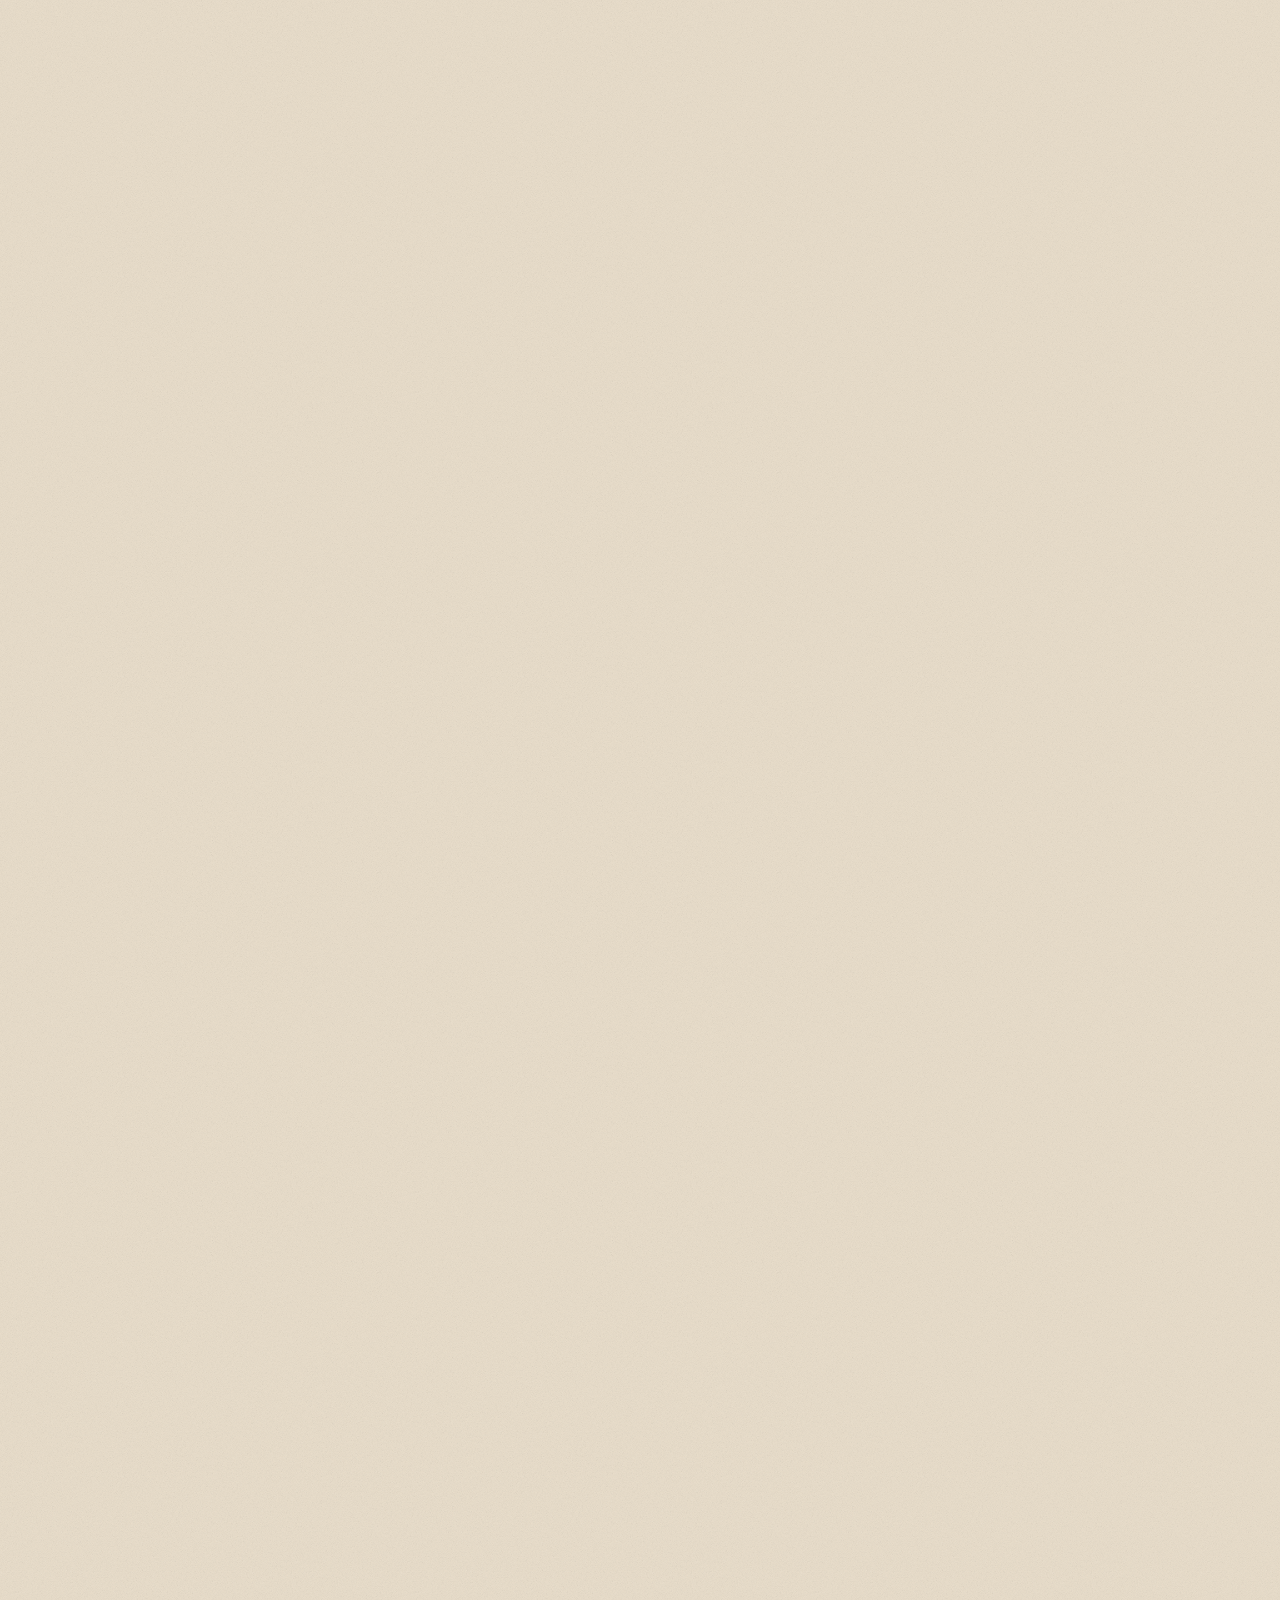
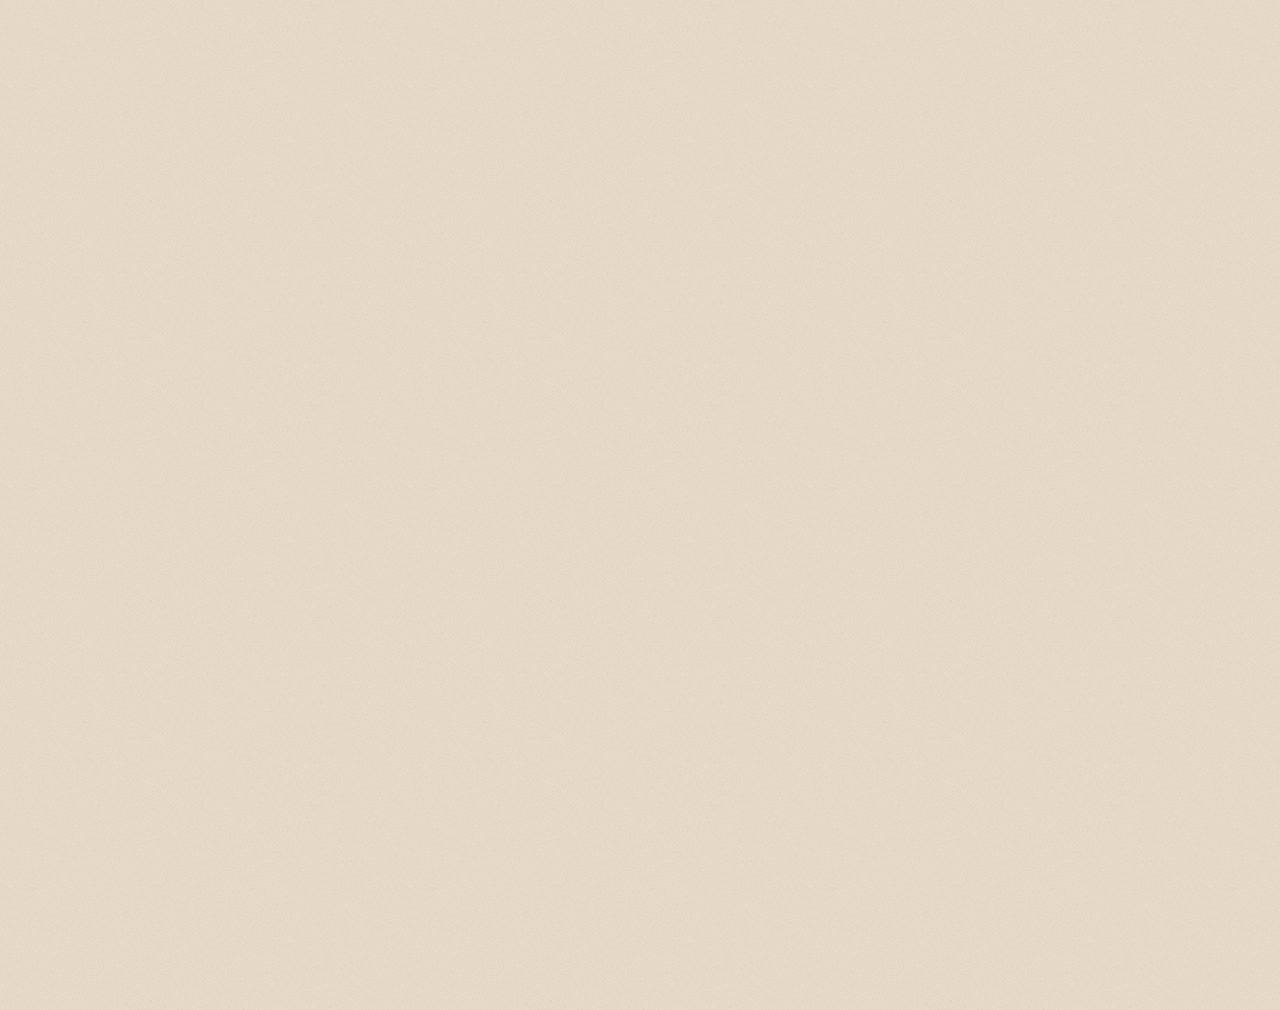
<file: index.html>
<!doctype html>
<html lang="en">
  <head>
    <meta charset="UTF-8" />
    <meta name="viewport" content="width=device-width, initial-scale=1.0" />
    <title>Tomas Aparicio | CV</title>
    <style>
      /* Light mode (original) */
      :root {
        --bg: #1a1612;
        --panel: #3d342b;
        --accent: #C4887C;
        --text: #f5e6d3;
        --muted: #c9b89a;
        --body-bg: #e8dcc8;
        --body-color: #f5e6d3;
        --h1-bg: #3d342b;
        --h1-color: #C4887C;
        --subtitle-bg: #3d342b;
        --subtitle-color: #e8dcc8;
        --section-border: rgba(196, 136, 124, 0.25);
        --section-shadow: rgba(255, 255, 255, 0.03);
        --tag-color: #1a1612;
        --button-bg-light: #e8dcc8;
        --button-text-light: #3d342b;
        --noise-opacity: 0.18;
      }

      /* Dark mode (Mordred theme) */
      body.dark-mode {
        --bg: #0d0a08;
        --panel: #1a1412;
        --accent: #c41e3a;
        --text: #e8dfd5;
        --muted: #a8998a;
        --body-bg: #0d0a08;
        --body-color: #e8dfd5;
        --h1-bg: #1a1412;
        --h1-color: #c41e3a;
        --subtitle-bg: #1a1412;
        --subtitle-color: #e8dfd5;
        --section-border: rgba(196, 30, 58, 0.25);
        --section-shadow: rgba(196, 30, 58, 0.1);
        --tag-color: #0d0a08;
        --button-bg-light: #c41e3a;
        --button-text-light: #0d0a08;
        --noise-opacity: 0.12;
      }

      * {
        box-sizing: border-box;
      }

      body {
        margin: 0;
        min-height: 100vh;
        font-family: "Courier New", monospace;
        color: var(--body-color);
        background-color: var(--body-bg);
        background-image: url("data:image/svg+xml,%3Csvg xmlns='http://www.w3.org/2000/svg' width='400' height='400'%3E%3Cfilter id='noise'%3E%3CfeTurbulence type='fractalNoise' baseFrequency='1.2' numOctaves='5' /%3E%3CfeColorMatrix type='saturate' values='0'/%3E%3C/filter%3E%3Crect width='400' height='400' fill='%23e8dcc8'/%3E%3Crect width='400' height='400' filter='url(%23noise)' opacity='0.18'/%3E%3C/svg%3E");
        transition: background-color 0.3s ease, color 0.3s ease;
        opacity: 0;
        animation: fadeIn 0.8s ease-out forwards;
      }

      @keyframes fadeIn {
        from {
          opacity: 0;
          transform: translateY(10px);
        }
        to {
          opacity: 1;
          transform: translateY(0);
        }
      }

      body.dark-mode {
        background-image: url("data:image/svg+xml,%3Csvg xmlns='http://www.w3.org/2000/svg' width='400' height='400'%3E%3Cfilter id='noise'%3E%3CfeTurbulence type='fractalNoise' baseFrequency='1.2' numOctaves='5' /%3E%3CfeColorMatrix type='saturate' values='0'/%3E%3C/filter%3E%3Crect width='400' height='400' fill='%230d0a08'/%3E%3Crect width='400' height='400' filter='url(%23noise)' opacity='0.12'/%3E%3C/svg%3E");
      }

      .container {
        max-width: 900px;
        margin: auto;
        padding: 60px 24px;
      }

      /* Theme toggle and PDF button container */
      .controls {
        position: fixed;
        top: 20px;
        right: 20px;
        display: flex;
        gap: 15px;
        z-index: 1000;
      }

      .theme-toggle, .pdf-download {
        background: var(--button-bg-light);
        border: 2px solid var(--accent);
        color: var(--button-text-light);
        padding: 10px 18px;
        font-family: "Courier New", monospace;
        font-size: 0.95rem;
        font-weight: 700;
        cursor: pointer;
        box-shadow: 3px 3px 0px rgba(0, 0, 0, 0.5);
        transition: transform 0.3s cubic-bezier(0.34, 1.56, 0.64, 1),
                    box-shadow 0.2s ease,
                    background 0.3s ease,
                    color 0.3s ease,
                    border-color 0.3s ease;
        letter-spacing: 1.5px;
        text-decoration: none;
        display: inline-block;
        text-transform: uppercase;
        position: relative;
        will-change: transform;
        overflow: hidden;
      }

      /* Efecto de cinta adhesiva (tape) */
      .theme-toggle::before, .pdf-download::before {
        content: '';
        position: absolute;
        top: -5px;
        right: -5px;
        width: 40px;
        height: 40px;
        background: repeating-linear-gradient(
          45deg,
          rgba(255, 255, 255, 0.1),
          rgba(255, 255, 255, 0.1) 2px,
          transparent 2px,
          transparent 4px
        );
        opacity: 0.5;
        pointer-events: none;
      }

      .theme-toggle::after, .pdf-download::after {
        content: '';
        position: absolute;
        bottom: -5px;
        left: -5px;
        width: 40px;
        height: 40px;
        background: repeating-linear-gradient(
          -45deg,
          rgba(255, 255, 255, 0.1),
          rgba(255, 255, 255, 0.1) 2px,
          transparent 2px,
          transparent 4px
        );
        opacity: 0.5;
        pointer-events: none;
      }

      .theme-toggle {
        transform: rotate(-2deg);
      }

      .pdf-download {
        transform: rotate(1.5deg);
      }

      .theme-toggle:hover, .pdf-download:hover {
        transform: rotate(0deg) translateY(-4px);
        box-shadow: 6px 6px 0px rgba(0, 0, 0, 0.6);
        background: var(--accent);
        color: var(--tag-color);
      }

      .theme-toggle:active, .pdf-download:active {
        transform: rotate(0deg) translateY(1px);
        box-shadow: 2px 2px 0px rgba(0, 0, 0, 0.5);
      }

      header {
        text-align: center;
        margin-bottom: 60px;
      }

      h1 {
        font-family: "Courier New", monospace;
        font-size: 3.5rem;
        font-weight: 700;
        letter-spacing: 3px;
        margin-bottom: 15px;
        position: relative;
        display: inline-block;
        background: var(--h1-bg);
        color: var(--h1-color);
        padding: 15px 25px;
        box-shadow: 3px 3px 8px rgba(0, 0, 0, 0.4);
        transform: rotate(-1deg);
        border: 1px solid rgba(0, 0, 0, 0.1);
        transition: transform 0.4s cubic-bezier(0.34, 1.56, 0.64, 1), 
                    box-shadow 0.3s ease,
                    color 0.3s ease,
                    background 0.3s ease;
      }

      h1:hover {
        transform: rotate(0deg) translateY(-3px);
        box-shadow: 5px 5px 15px rgba(0, 0, 0, 0.5);
      }

      .subtitle {
        color: var(--subtitle-color);
        font-size: 1.3rem;
        font-weight: 600;
        background: var(--subtitle-bg);
        padding: 8px 18px;
        display: inline-block;
        box-shadow: 2px 2px 6px rgba(0, 0, 0, 0.3);
        transform: rotate(0.5deg);
        font-family: "Courier New", monospace;
        letter-spacing: 1px;
        margin-top: 10px;
        transition: transform 0.4s cubic-bezier(0.34, 1.56, 0.64, 1), 
                    box-shadow 0.3s ease,
                    color 0.3s ease,
                    background 0.3s ease;
      }

      .subtitle:hover {
        transform: rotate(0deg) translateY(-2px);
        box-shadow: 3px 3px 10px rgba(0, 0, 0, 0.4);
      }

      section {
        background: var(--panel);
        border-radius: 14px;
        padding: 28px 30px;
        margin-bottom: 30px;
        box-shadow: 0 0 0 1px var(--section-shadow);
        position: relative;
        border: 1px solid var(--section-border);
        transition: transform 0.3s cubic-bezier(0.34, 1.56, 0.64, 1),
                    box-shadow 0.3s ease,
                    border-color 0.3s ease,
                    background 0.3s ease,
                    opacity 0.5s ease;
        will-change: transform;
        opacity: 0;
        animation: fadeInSection 0.6s ease-out forwards;
      }

      @keyframes fadeInSection {
        from {
          opacity: 0;
          transform: translateY(20px);
        }
        to {
          opacity: 1;
          transform: translateY(0);
        }
      }

      section:nth-of-type(1) { animation-delay: 0.1s; }
      section:nth-of-type(2) { animation-delay: 0.2s; }
      section:nth-of-type(3) { animation-delay: 0.3s; }
      section:nth-of-type(4) { animation-delay: 0.4s; }
      section:nth-of-type(5) { animation-delay: 0.5s; }
      section:nth-of-type(6) { animation-delay: 0.6s; }

      section:hover {
        transform: translateY(-4px);
        box-shadow: 0 6px 20px rgba(0, 0, 0, 0.15);
        border-color: var(--accent);
      }

      section::before {
        content: "";
        position: absolute;
        top: 0;
        left: 0;
        width: 100%;
        height: 100%;
        background: linear-gradient(to right, var(--accent) 1px, transparent 1px) 0 0, linear-gradient(to bottom, var(--accent) 1px, transparent 1px) 0 0;
        background-size: 16px 16px;
        opacity: 0.08;
        border-radius: 14px;
        pointer-events: none;
      }

      h2 {
        font-family: "Courier New", monospace;
        font-size: 1.9rem;
        font-weight: 700;
        margin-top: 0;
        margin-bottom: 18px;
        color: var(--text);
        position: relative;
        padding-bottom: 8px;
        border-bottom: 3px solid var(--text);
        text-transform: uppercase;
        letter-spacing: 2px;
        transition: letter-spacing 0.3s cubic-bezier(0.34, 1.56, 0.64, 1),
                    color 0.3s ease,
                    border-color 0.3s ease;
      }

      h2:hover {
        letter-spacing: 3px;
        color: var(--accent);
        border-color: var(--accent);
      }

      p {
        margin: 0 0 12px;
        font-weight: 600;
        font-size: 1.05rem;
        line-height: 1.6;
      }

      strong {
        color: var(--accent);
        font-weight: 700;
      }

      ul {
        padding-left: 18px;
        font-weight: 600;
        font-size: 1.05rem;
      }

      li {
        margin-bottom: 8px;
        position: relative;
        transition: transform 0.2s ease, padding-left 0.2s ease;
        line-height: 1.6;
      }

      li:hover {
        transform: translateX(4px);
        padding-left: 4px;
      }

      li::marker {
        content: "▸ ";
        color: var(--accent);
      }

      .contact {
        text-align: center;
        font-size: 1.05rem;
        font-weight: 600;
        letter-spacing: 1px;
        line-height: 2.2;
      }
      
      .contact-item {
        display: inline-block;
        margin: 8px 12px;
        white-space: nowrap;
      }

      .contact-label {
        display: inline;
      }

      /* Iconos minimalistas */
      .contact-item::before {
        content: '';
        display: inline-block;
        width: 16px;
        height: 16px;
        margin-right: 6px;
        vertical-align: middle;
        background-size: contain;
        background-repeat: no-repeat;
        opacity: 0.8;
      }

      .contact-item:nth-of-type(1)::before {
        background-image: url("data:image/svg+xml,%3Csvg xmlns='http://www.w3.org/2000/svg' viewBox='0 0 24 24' fill='none' stroke='%23C4887C' stroke-width='2'%3E%3Cpath d='M4 4h16c1.1 0 2 .9 2 2v12c0 1.1-.9 2-2 2H4c-1.1 0-2-.9-2-2V6c0-1.1.9-2 2-2z'/%3E%3Cpolyline points='22,6 12,13 2,6'/%3E%3C/svg%3E");
      }

      body.dark-mode .contact-item:nth-of-type(1)::before {
        background-image: url("data:image/svg+xml,%3Csvg xmlns='http://www.w3.org/2000/svg' viewBox='0 0 24 24' fill='none' stroke='%23c41e3a' stroke-width='2'%3E%3Cpath d='M4 4h16c1.1 0 2 .9 2 2v12c0 1.1-.9 2-2 2H4c-1.1 0-2-.9-2-2V6c0-1.1.9-2 2-2z'/%3E%3Cpolyline points='22,6 12,13 2,6'/%3E%3C/svg%3E");
      }

      .contact-item:nth-of-type(2)::before {
        background-image: url("data:image/svg+xml,%3Csvg xmlns='http://www.w3.org/2000/svg' viewBox='0 0 24 24' fill='none' stroke='%23C4887C' stroke-width='2'%3E%3Cpath d='M22 16.92v3a2 2 0 0 1-2.18 2 19.79 19.79 0 0 1-8.63-3.07 19.5 19.5 0 0 1-6-6 19.79 19.79 0 0 1-3.07-8.67A2 2 0 0 1 4.11 2h3a2 2 0 0 1 2 1.72 12.84 12.84 0 0 0 .7 2.81 2 2 0 0 1-.45 2.11L8.09 9.91a16 16 0 0 0 6 6l1.27-1.27a2 2 0 0 1 2.11-.45 12.84 12.84 0 0 0 2.81.7A2 2 0 0 1 22 16.92z'/%3E%3C/svg%3E");
      }

      body.dark-mode .contact-item:nth-of-type(2)::before {
        background-image: url("data:image/svg+xml,%3Csvg xmlns='http://www.w3.org/2000/svg' viewBox='0 0 24 24' fill='none' stroke='%23c41e3a' stroke-width='2'%3E%3Cpath d='M22 16.92v3a2 2 0 0 1-2.18 2 19.79 19.79 0 0 1-8.63-3.07 19.5 19.5 0 0 1-6-6 19.79 19.79 0 0 1-3.07-8.67A2 2 0 0 1 4.11 2h3a2 2 0 0 1 2 1.72 12.84 12.84 0 0 0 .7 2.81 2 2 0 0 1-.45 2.11L8.09 9.91a16 16 0 0 0 6 6l1.27-1.27a2 2 0 0 1 2.11-.45 12.84 12.84 0 0 0 2.81.7A2 2 0 0 1 22 16.92z'/%3E%3C/svg%3E");
      }

      .contact-item:nth-of-type(3)::before {
        background-image: url("data:image/svg+xml,%3Csvg xmlns='http://www.w3.org/2000/svg' viewBox='0 0 24 24' fill='none' stroke='%23C4887C' stroke-width='2'%3E%3Cpath d='M16 8a6 6 0 0 1 6 6v7h-4v-7a2 2 0 0 0-2-2 2 2 0 0 0-2 2v7h-4v-7a6 6 0 0 1 6-6z'/%3E%3Crect x='2' y='9' width='4' height='12'/%3E%3Ccircle cx='4' cy='4' r='2'/%3E%3C/svg%3E");
      }

      body.dark-mode .contact-item:nth-of-type(3)::before {
        background-image: url("data:image/svg+xml,%3Csvg xmlns='http://www.w3.org/2000/svg' viewBox='0 0 24 24' fill='none' stroke='%23c41e3a' stroke-width='2'%3E%3Cpath d='M16 8a6 6 0 0 1 6 6v7h-4v-7a2 2 0 0 0-2-2 2 2 0 0 0-2 2v7h-4v-7a6 6 0 0 1 6-6z'/%3E%3Crect x='2' y='9' width='4' height='12'/%3E%3Ccircle cx='4' cy='4' r='2'/%3E%3C/svg%3E");
      }

      .contact-item:nth-of-type(4)::before {
        background-image: url("data:image/svg+xml,%3Csvg xmlns='http://www.w3.org/2000/svg' viewBox='0 0 24 24' fill='none' stroke='%23C4887C' stroke-width='2'%3E%3Cpath d='M9 19c-5 1.5-5-2.5-7-3m14 6v-3.87a3.37 3.37 0 0 0-.94-2.61c3.14-.35 6.44-1.54 6.44-7A5.44 5.44 0 0 0 20 4.77 5.07 5.07 0 0 0 19.91 1S18.73.65 16 2.48a13.38 13.38 0 0 0-7 0C6.27.65 5.09 1 5.09 1A5.07 5.07 0 0 0 5 4.77a5.44 5.44 0 0 0-1.5 3.78c0 5.42 3.3 6.61 6.44 7A3.37 3.37 0 0 0 9 18.13V22'/%3E%3C/svg%3E");
      }

      body.dark-mode .contact-item:nth-of-type(4)::before {
        background-image: url("data:image/svg+xml,%3Csvg xmlns='http://www.w3.org/2000/svg' viewBox='0 0 24 24' fill='none' stroke='%23c41e3a' stroke-width='2'%3E%3Cpath d='M9 19c-5 1.5-5-2.5-7-3m14 6v-3.87a3.37 3.37 0 0 0-.94-2.61c3.14-.35 6.44-1.54 6.44-7A5.44 5.44 0 0 0 20 4.77 5.07 5.07 0 0 0 19.91 1S18.73.65 16 2.48a13.38 13.38 0 0 0-7 0C6.27.65 5.09 1 5.09 1A5.07 5.07 0 0 0 5 4.77a5.44 5.44 0 0 0-1.5 3.78c0 5.42 3.3 6.61 6.44 7A3.37 3.37 0 0 0 9 18.13V22'/%3E%3C/svg%3E");
      }

      .contact a {
        color: var(--accent);
        text-decoration: none;
        transition: color 0.3s ease, transform 0.2s ease;
        display: inline-block;
      }

      .contact a:hover {
        text-decoration: underline;
        transform: translateY(-1px);
      }

      a {
        color: var(--accent);
        text-decoration: none;
        transition: color 0.3s ease, transform 0.2s ease;
        display: inline-block;
      }

      a:hover {
        color: var(--accent);
        text-decoration: underline;
        transform: translateY(-1px);
      }

      .taglist {
        display: flex;
        flex-wrap: wrap;
        gap: 10px;
        margin-top: 10px;
        margin-bottom: 15px;
      }

      .tag {
        background: var(--accent);
        color: var(--tag-color);
        padding: 8px 14px;
        font-size: 1rem;
        font-weight: 600;
        box-shadow: 2px 2px 4px rgba(0, 0, 0, 0.3);
        font-family: "Courier New", monospace;
        letter-spacing: 0.5px;
        transition: transform 0.3s cubic-bezier(0.34, 1.56, 0.64, 1),
                    box-shadow 0.2s ease,
                    background 0.3s ease,
                    color 0.3s ease;
        will-change: transform;
      }

      .tag:nth-child(odd) { transform: rotate(-1deg); }
      .tag:nth-child(even) { transform: rotate(1deg); }

      .tag:hover {
        transform: rotate(0deg) scale(1.08) translateY(-3px);
        box-shadow: 4px 4px 12px rgba(0, 0, 0, 0.4);
      }

      @media print {
        .controls {
          display: none;
        }
      }

      @media (max-width: 768px) {
        .contact-item {
          display: block;
          margin: 10px 0;
        }
        
        .controls {
          top: 10px;
          right: 10px;
          left: 10px;
          flex-direction: row;
          justify-content: space-between;
          gap: 10px;
        }
        
        .theme-toggle, .pdf-download {
          padding: 12px 16px;
          font-size: 0.85rem;
          flex: 1;
          text-align: center;
          letter-spacing: 1px;
        }
      }

      @media (max-width: 483px) {
        .contact-item {
          display: flex;
          flex-direction: column;
          align-items: center;
          text-align: center;
          gap: 2px;
          margin: 15px 0;
          white-space: normal;
        }
        
        .contact-label {
          display: block;
          font-weight: 700;
          margin-bottom: 2px;
        }
        
        .contact-item::before {
          margin-right: 0;
          margin-bottom: 6px;
        }
      }

      @media (max-width: 600px) {
        h1 {
          font-size: 2.2rem;
        }
        
        .container {
          padding: 40px 16px;
        }
      }
    </style>
  </head>
  <body>
    <div class="controls">
      <button class="theme-toggle" onclick="toggleTheme()">DARK MODE</button>
      <button class="pdf-download" onclick="downloadPDF()">DOWNLOAD PDF</button>
    </div>

    <div class="container">
      <header>
        <h1>Tomas Aparicio</h1>
        <div class="subtitle">
          Systems Engineering Student — Córdoba, Argentina
        </div>
      </header>

      <section>
        <h2>Summary</h2>
        <p>
          I am an <strong>advanced Engineering student</strong>. My academic background helps me
          adapt quickly to <strong>new technologies</strong>, work environments, and challenges.
        </p>
        <p>
          I enjoy <strong>solving problems</strong>, improving systems, and learning new things.
          Through personal projects, I've been exploring different areas of
          <strong>software development</strong> to expand my knowledge and build practical
          skills.
        </p>
        <p>
          I am currently looking for <strong>job opportunities</strong> where I can continue
          learning and growing as a professional.
        </p>
      </section>

      <section>
        <h2>Contact</h2>
        <div class="contact">
          <span class="contact-item"><span class="contact-label">Email:</span> <a href="mailto:tomasmgoyenecheap@gmail.com">tomasmgoyenecheap@gmail.com</a></span>
          <span class="contact-item"><span class="contact-label">Phone:</span> +54 351 3789114</span>
          <span class="contact-item"><span class="contact-label">LinkedIn:</span> <a href="https://www.linkedin.com/in/tomas-aparicio/" target="_blank">tomas-aparicio</a></span>
          <span class="contact-item"><span class="contact-label">GitHub:</span> <a href="https://github.com/Tomilomi" target="_blank">Tomilomi</a></span>
        </div>
      </section>

      <section>
        <h2>Toolset</h2>

        <p><strong>Programming Languages</strong></p>
        <div class="taglist">
          <span class="tag">JavaScript</span>
          <span class="tag">Java</span>
          <span class="tag">C# (learning)</span>
        </div>

        <p><strong>Databases</strong></p>
        <div class="taglist">
          <span class="tag">PostgreSQL</span>
          <span class="tag">SQLite</span>
          <span class="tag">SQL Server</span>
          <span class="tag">Redis</span>
        </div>

        <p><strong>Stacks & Technologies</strong></p>
        <div class="taglist">
          <span class="tag">Spring</span>
          <span class="tag">Maven</span>
          <span class="tag">Node.js</span>
          <span class="tag">Express</span>
          <span class="tag">Sequelize</span>
          <span class="tag">React</span>
          <span class="tag">HTML</span>
          <span class="tag">CSS</span>
          <span class="tag">Bootstrap</span>
          <span class="tag">Tailwind</span>
        </div>

        <p><strong>Other Skills</strong></p>
        <div class="taglist">
          <span class="tag">Linux</span>
          <span class="tag">Git</span>
          <span class="tag">GitHub</span>
          <span class="tag">GitLab</span>
          <span class="tag">Docker</span>
          <span class="tag">Bash</span>
          <span class="tag">Assembly</span>
        </div>
      </section>

      <section>
        <h2>Projects</h2>

        <p><strong>Real Time Chat</strong></p>
        <ul>
          <li>Full-stack real-time chat application with retro UI.</li>
          <li>
            Backend: Node.js, Express, Sequelize, SQL Server, JWT auth, Multer.
          </li>
          <li>Frontend: React, Axios, TailwindCSS, NES.css.</li>
          <li>
            Architecture: services, repositories, models, routes, middlewares.
          </li>
        </ul>
        <p>
          <a href="https://github.com/Tomilomi/chat-backend">Backend Repo</a> |
          <a href="https://github.com/Tomilomi/chat-react-front">Frontend Repo</a>
        </p>

        <br />

        <p><strong>Daily Cats</strong></p>
        <ul>
          <li>Displays a new cat GIF every day.</li>
          <li>Node.js, Express, CORS.</li>
          <li>Focused on full-stack integration and fun UX.</li>
        </ul>
        <p><a href="https://github.com/Tomilomi/daily-cat">Repository</a></p>
      </section>

      <section>
        <h2>Education</h2>
        <p>National Technological University (UTN)</p>
        <p>Systems Engineering — 4th Year</p>
      </section>

      <section>
        <h2>Languages</h2>
        <ul>
          <li>Spanish — Native</li>
          <li>English — Intermediate</li>
        </ul>
      </section>
    </div>

    <script>
      // Theme toggle functionality
      function toggleTheme() {
        const body = document.body;
        const button = document.querySelector('.theme-toggle');
        
        body.classList.toggle('dark-mode');
        
        if (body.classList.contains('dark-mode')) {
          button.textContent = 'LIGHT MODE';
          localStorage.setItem('theme', 'dark');
        } else {
          button.textContent = 'DARK MODE';
          localStorage.setItem('theme', 'light');
        }
      }

      // Load saved theme preference
      document.addEventListener('DOMContentLoaded', () => {
        const savedTheme = localStorage.getItem('theme');
        const button = document.querySelector('.theme-toggle');
        
        if (savedTheme === 'dark') {
          document.body.classList.add('dark-mode');
          button.textContent = 'LIGHT MODE';
        }
      });

      // PDF download functionality
      function downloadPDF() {
        // Hide controls before printing
        const controls = document.querySelector('.controls');
        const originalDisplay = controls.style.display;
        controls.style.display = 'none';
        
        // Trigger print dialog
        window.print();
        
        // Restore controls after print dialog closes
        setTimeout(() => {
          controls.style.display = originalDisplay;
        }, 100);
      }
    </script>
  </body>
</html>
</file>
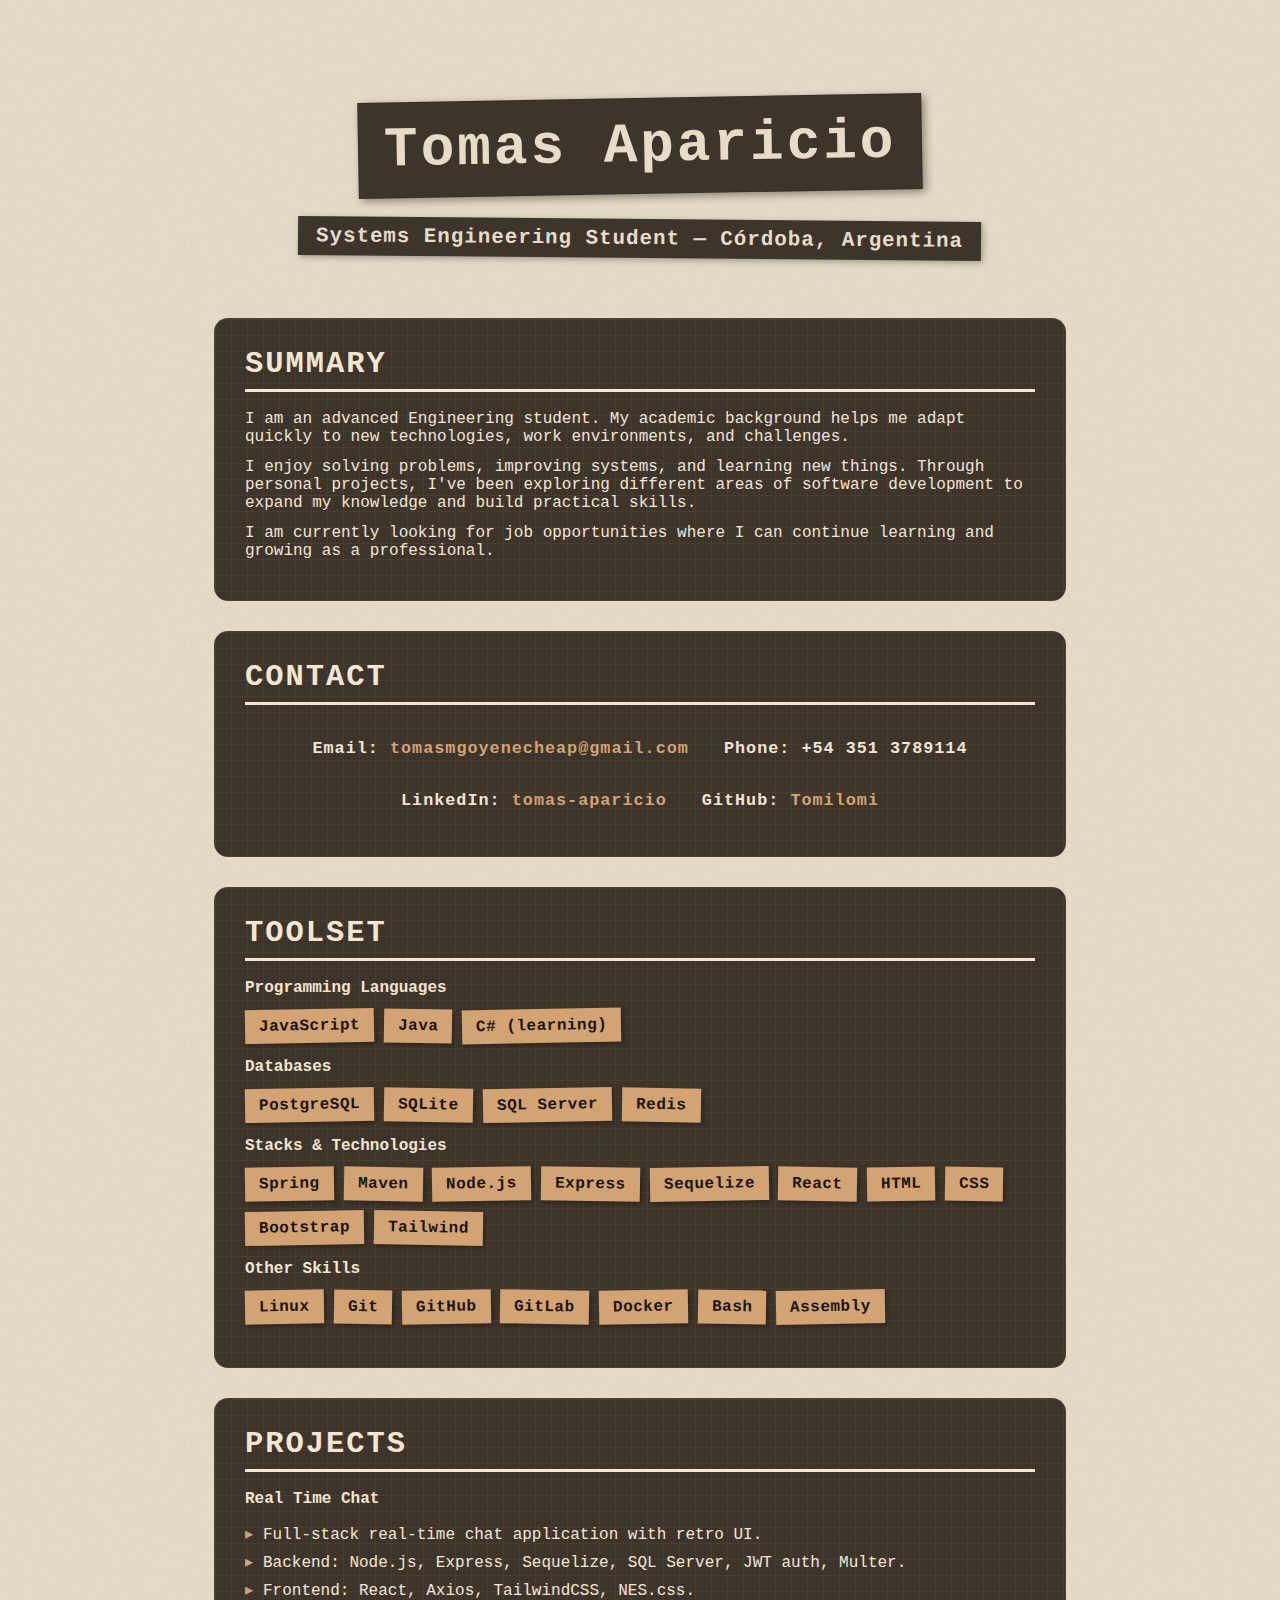
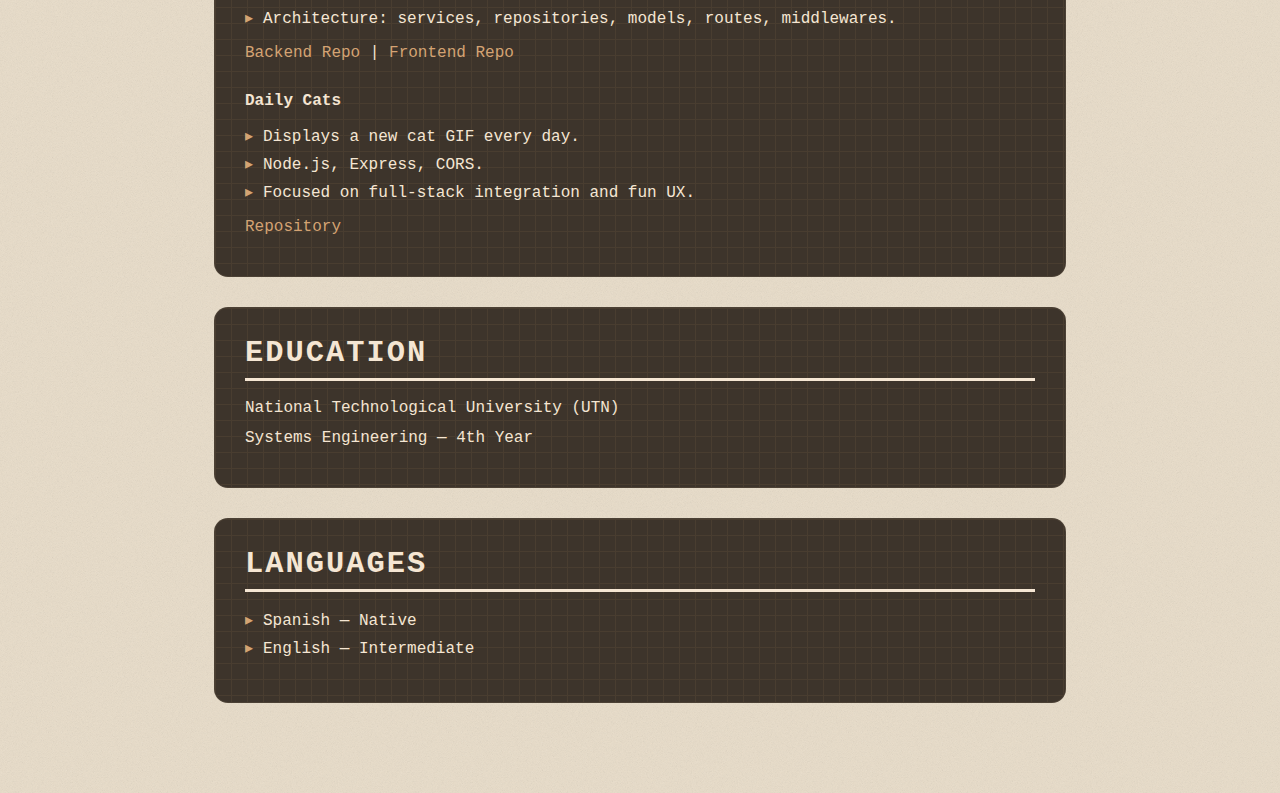
<file: cv.html>
<!doctype html>
<html lang="en">
  <head>
    <meta charset="UTF-8" />
    <meta name="viewport" content="width=device-width, initial-scale=1.0" />
    <title>Tomas Aparicio | CV</title>
    <style>
      :root {
        --bg: #1a1612;
        --panel: #3d342b;
        --accent: #d4a373;
        --text: #f5e6d3;
        --muted: #c9b89a;
      }

      * {
        box-sizing: border-box;
      }

      body {
        margin: 0;
        min-height: 100vh;
        font-family: "Courier New", monospace;
        color: #f5e6d3;
        background-color: #e8dcc8;
        background-image: url("data:image/svg+xml,%3Csvg xmlns='http://www.w3.org/2000/svg' width='400' height='400'%3E%3Cfilter id='noise'%3E%3CfeTurbulence type='fractalNoise' baseFrequency='1.2' numOctaves='5' /%3E%3CfeColorMatrix type='saturate' values='0'/%3E%3C/filter%3E%3Crect width='400' height='400' fill='%23e8dcc8'/%3E%3Crect width='400' height='400' filter='url(%23noise)' opacity='0.18'/%3E%3C/svg%3E");
      }

      .container {
        max-width: 900px;
        margin: auto;
        padding: 60px 24px;
      }

      header {
        text-align: center;
        margin-bottom: 60px;
      }

      h1 {
        font-family: "Courier New", monospace;
        font-size: 3.5rem;
        font-weight: 700;
        letter-spacing: 3px;
        margin-bottom: 15px;
        position: relative;
        display: inline-block;
        background: #3d342b;
        color: #e8dcc8;
        padding: 15px 25px;
        box-shadow: 3px 3px 8px rgba(0, 0, 0, 0.4);
        transform: rotate(-1deg);
        border: 1px solid rgba(0, 0, 0, 0.1);
      }

      .subtitle {
        color: #e8dcc8;
        font-size: 1.3rem;
        font-weight: 600;
        background: #3d342b;
        padding: 8px 18px;
        display: inline-block;
        box-shadow: 2px 2px 6px rgba(0, 0, 0, 0.3);
        transform: rotate(0.5deg);
        font-family: "Courier New", monospace;
        letter-spacing: 1px;
        margin-top: 10px;
      }

      section {
        background: var(--panel);
        border-radius: 14px;
        padding: 28px 30px;
        margin-bottom: 30px;
        box-shadow: 0 0 0 1px rgba(255, 255, 255, 0.03);
        position: relative;
        border: 1px solid rgba(213, 184, 147, 0.1);
      }

      section::before {
        content: "";
        position: absolute;
        top: 0;
        left: 0;
        width: 100%;
        height: 100%;
        background: linear-gradient(to right, var(--accent) 1px, transparent 1px) 0 0, linear-gradient(to bottom, var(--accent) 1px, transparent 1px) 0 0;
        background-size: 16px 16px;
        opacity: 0.08;
        border-radius: 14px;
        pointer-events: none;
      }

      h2 {
        font-family: "Courier New", monospace;
        font-size: 1.9rem;
        font-weight: 700;
        margin-top: 0;
        margin-bottom: 18px;
        color: var(--text);
        position: relative;
        padding-bottom: 8px;
        border-bottom: 3px solid var(--text);
        text-transform: uppercase;
        letter-spacing: 2px;
      }

      p {
        margin: 0 0 12px;
      }

      ul {
        padding-left: 18px;
      }

      li {
        margin-bottom: 8px;
        position: relative;
      }

      li::marker {
        content: "▸ ";
        color: var(--accent);
      }

      .contact {
        text-align: center;
        font-size: 1.05rem;
        font-weight: 600;
        letter-spacing: 1px;
        line-height: 2.2;
      }
      
      .contact-item {
        display: inline-block;
        margin: 8px 12px;
        white-space: nowrap;
      }

      .contact a {
        color: var(--accent);
        text-decoration: none;
      }

      .contact a:hover {
        text-decoration: underline;
      }

      a {
        color: var(--accent);
        text-decoration: none;
      }

      a:hover {
        color: var(--muted);
        text-decoration: underline;
      }

      .taglist {
        display: flex;
        flex-wrap: wrap;
        gap: 10px;
        margin-top: 10px;
        margin-bottom: 15px;
      }

      .tag {
        background: var(--accent);
        color: #1a1612;
        padding: 8px 14px;
        font-size: 1rem;
        font-weight: 600;
        box-shadow: 2px 2px 4px rgba(0, 0, 0, 0.3);
        font-family: "Courier New", monospace;
        letter-spacing: 0.5px;
      }

      .tag:nth-child(odd) { transform: rotate(-1deg); }
      .tag:nth-child(even) { transform: rotate(1deg); }

      .tag:hover {
        transform: scale(1.05);
        box-shadow: 3px 3px 8px rgba(0, 0, 0, 0.4);
      }

      @media (max-width: 768px) {
        .contact-item {
          display: block;
          margin: 10px 0;
        }
      }

      @media (max-width: 600px) {
        h1 {
          font-size: 2.2rem;
        }
      }
    </style>
  </head>
  <body>
    <div class="container">
      <header>
        <h1>Tomas Aparicio</h1>
        <div class="subtitle">
          Systems Engineering Student — Córdoba, Argentina
        </div>
      </header>

      <section>
        <h2>Summary</h2>
        <p>
          I am an advanced Engineering student. My academic background helps me
          adapt quickly to new technologies, work environments, and challenges.
        </p>
        <p>
          I enjoy solving problems, improving systems, and learning new things.
          Through personal projects, I've been exploring different areas of
          software development to expand my knowledge and build practical
          skills.
        </p>
        <p>
          I am currently looking for job opportunities where I can continue
          learning and growing as a professional.
        </p>
      </section>

      <section>
        <h2>Contact</h2>
        <div class="contact">
          <span class="contact-item">Email: <a href="mailto:tomasmgoyenecheap@gmail.com">tomasmgoyenecheap@gmail.com</a></span>
          <span class="contact-item">Phone: +54 351 3789114</span>
          <span class="contact-item">LinkedIn: <a href="https://www.linkedin.com/in/tomas-aparicio/" target="_blank">tomas-aparicio</a></span>
          <span class="contact-item">GitHub: <a href="https://github.com/Tomilomi" target="_blank">Tomilomi</a></span>
        </div>
      </section>

      <section>
        <h2>Toolset</h2>

        <p><strong>Programming Languages</strong></p>
        <div class="taglist">
          <span class="tag">JavaScript</span>
          <span class="tag">Java</span>
          <span class="tag">C# (learning)</span>
        </div>

        <p><strong>Databases</strong></p>
        <div class="taglist">
          <span class="tag">PostgreSQL</span>
          <span class="tag">SQLite</span>
          <span class="tag">SQL Server</span>
          <span class="tag">Redis</span>
        </div>

        <p><strong>Stacks & Technologies</strong></p>
        <div class="taglist">
          <span class="tag">Spring</span>
          <span class="tag">Maven</span>
          <span class="tag">Node.js</span>
          <span class="tag">Express</span>
          <span class="tag">Sequelize</span>
          <span class="tag">React</span>
          <span class="tag">HTML</span>
          <span class="tag">CSS</span>
          <span class="tag">Bootstrap</span>
          <span class="tag">Tailwind</span>
        </div>

        <p><strong>Other Skills</strong></p>
        <div class="taglist">
          <span class="tag">Linux</span>
          <span class="tag">Git</span>
          <span class="tag">GitHub</span>
          <span class="tag">GitLab</span>
          <span class="tag">Docker</span>
          <span class="tag">Bash</span>
          <span class="tag">Assembly</span>
        </div>
      </section>

      <section>
        <h2>Projects</h2>

        <p><strong>Real Time Chat</strong></p>
        <ul>
          <li>Full-stack real-time chat application with retro UI.</li>
          <li>
            Backend: Node.js, Express, Sequelize, SQL Server, JWT auth, Multer.
          </li>
          <li>Frontend: React, Axios, TailwindCSS, NES.css.</li>
          <li>
            Architecture: services, repositories, models, routes, middlewares.
          </li>
        </ul>
        <p>
          <a href="https://github.com/Tomilomi/chat-backend">Backend Repo</a> |
          <a href="https://github.com/Tomilomi/chat-react-front">Frontend Repo</a>
        </p>

        <br />

        <p><strong>Daily Cats</strong></p>
        <ul>
          <li>Displays a new cat GIF every day.</li>
          <li>Node.js, Express, CORS.</li>
          <li>Focused on full-stack integration and fun UX.</li>
        </ul>
        <p><a href="https://github.com/Tomilomi/daily-cat">Repository</a></p>
      </section>

      <section>
        <h2>Education</h2>
        <p>National Technological University (UTN)</p>
        <p>Systems Engineering — 4th Year</p>
      </section>

      <section>
        <h2>Languages</h2>
        <ul>
          <li>Spanish — Native</li>
          <li>English — Intermediate</li>
        </ul>
      </section>
    </div>
  </body>
</html>
</file>
